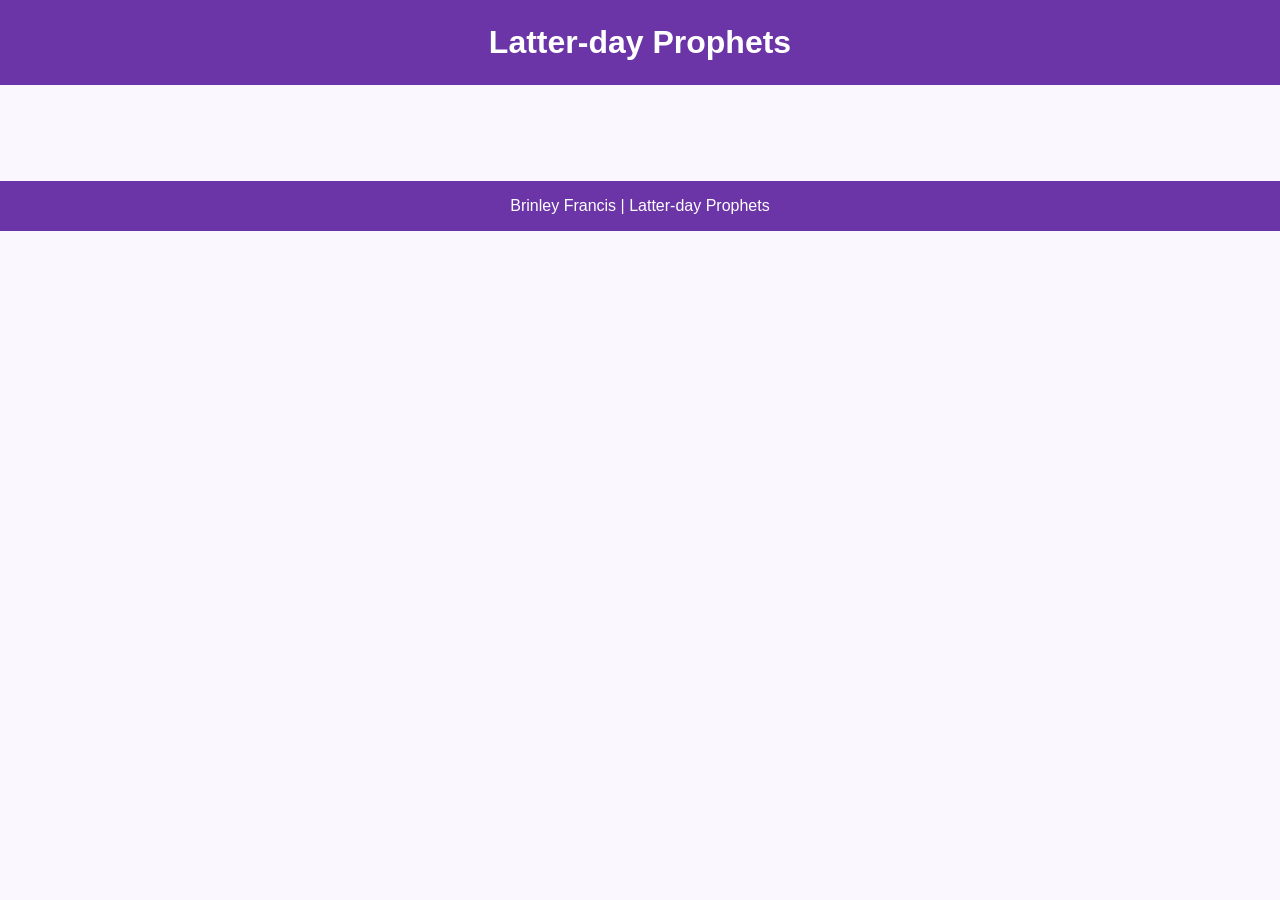
<file: prophets.html>
<!DOCTYPE html>
<html lang="en">
<head>
  <meta charset="UTF-8">
  <meta name="viewport" content="width=device-width, initial-scale=1.0">
  <title>Latter-day Prophets</title>
  <link rel="stylesheet" href="styles/prophets.css">
  <script src="scripts/prophets.js" defer></script>
</head>
<body>
  <header>
    <h1>Latter-day Prophets</h1>
  </header>
  <main>
    <div id="cards"></div>
  </main>
  <footer>
    Brinley Francis | Latter-day Prophets
  </footer>
</body>
</html>
</file>
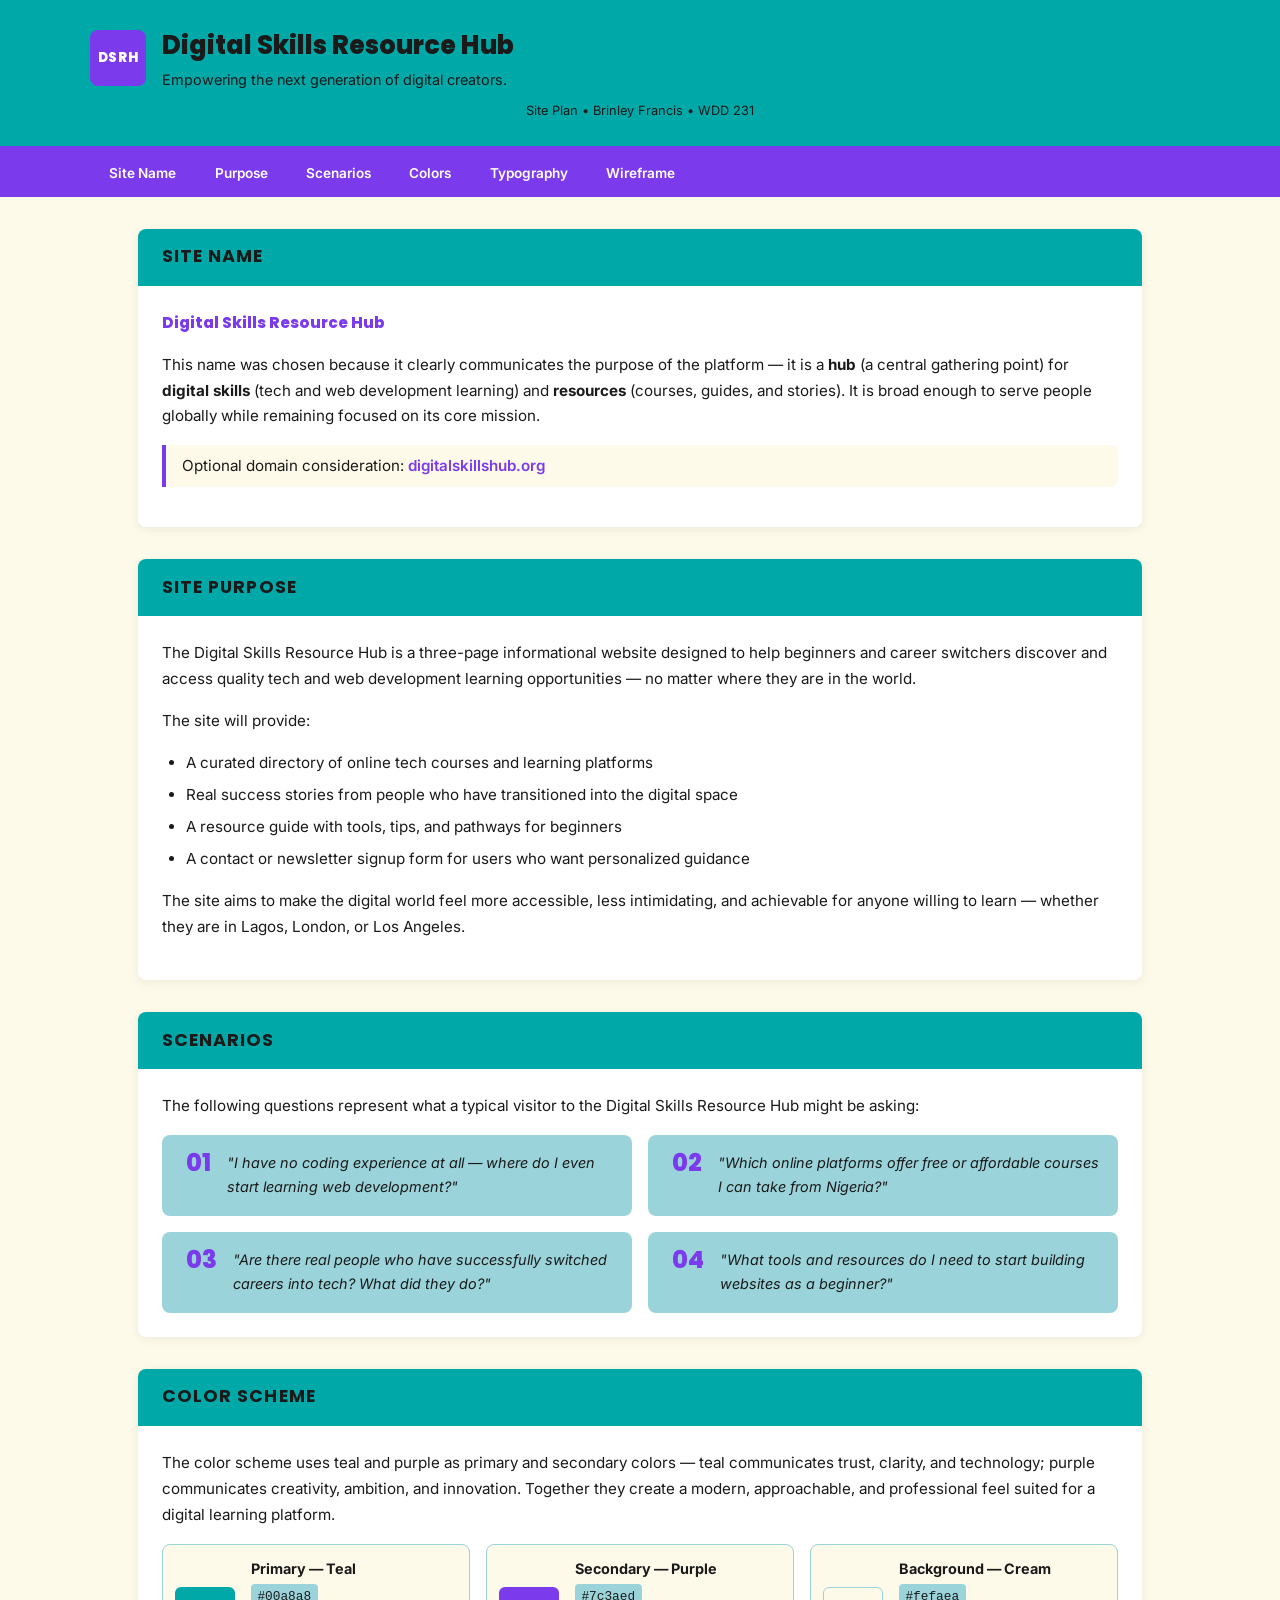
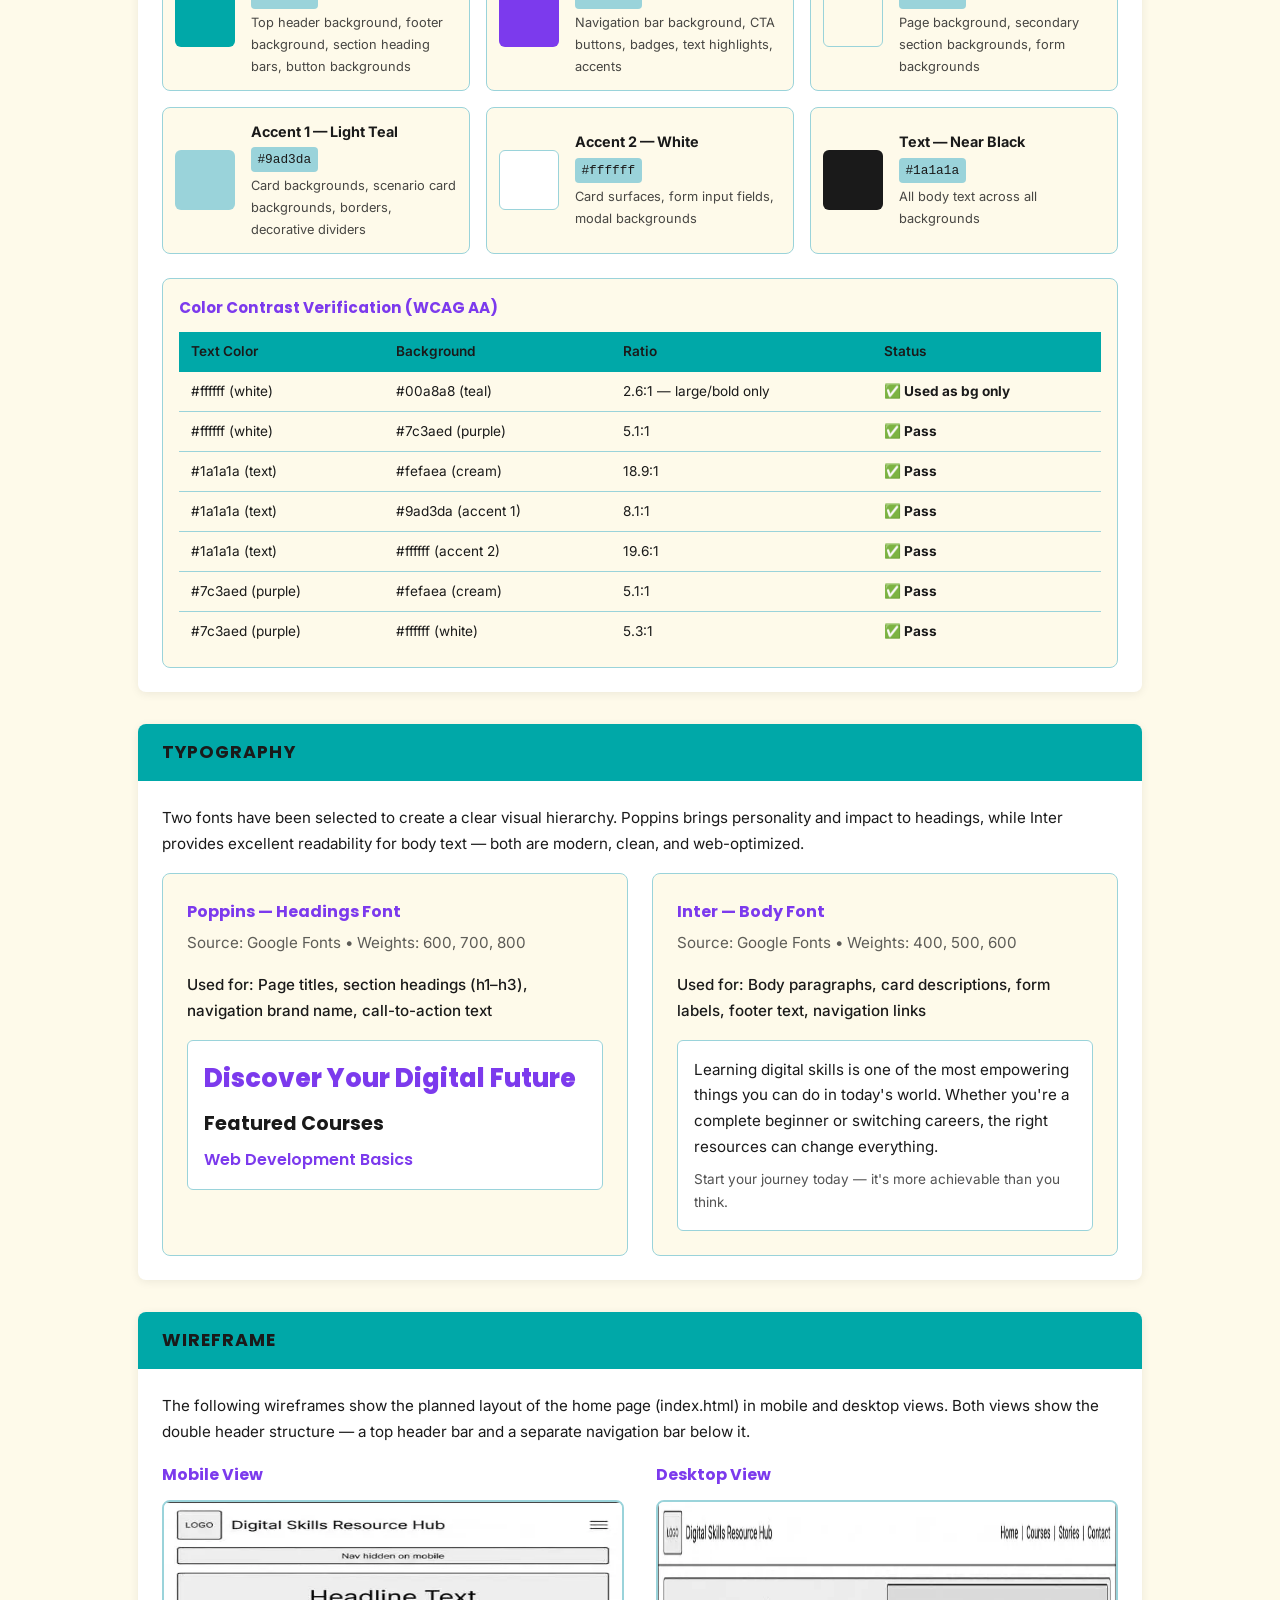
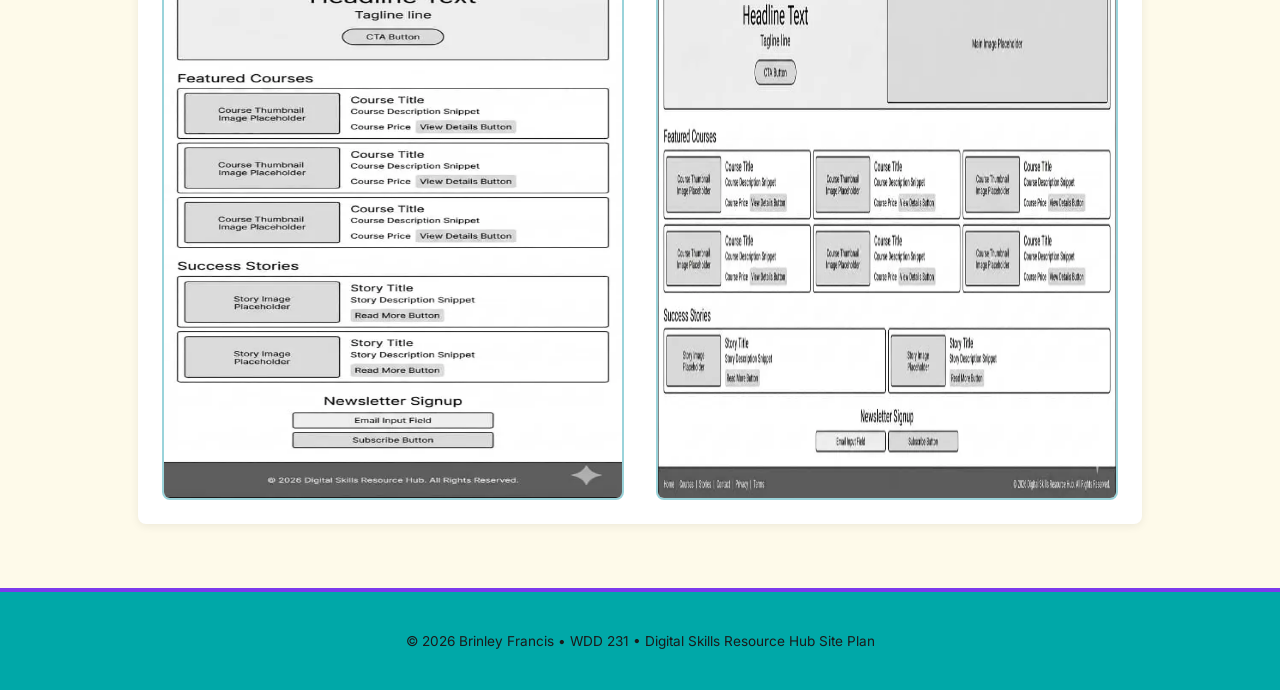
<file: final-project/siteplan.html>
<!DOCTYPE html>
<html lang="en">
<head>
  <meta charset="UTF-8">
  <meta name="viewport" content="width=device-width, initial-scale=1.0">
  <title>Site Plan | Digital Skills Resource Hub</title>
  <meta name="description" content="Site plan for the Digital Skills Resource Hub — a platform helping people discover and access tech and web development learning opportunities globally.">
  <meta name="author" content="Brinley Francis">

  <!-- Google Fonts -->
  <link rel="preconnect" href="https://fonts.googleapis.com">
  <link rel="preconnect" href="https://fonts.gstatic.com" crossorigin>
  <link href="https://fonts.googleapis.com/css2?family=Poppins:wght@400;600;700;800&family=Inter:wght@400;500;600&display=swap" rel="stylesheet">

  <link rel="stylesheet" href="styles/siteplan.css">
</head>
<body>

  <header>
    <div class="header-inner">
      <div class="logo-mark">DSRH</div>
      <div>
        <h1>Digital Skills Resource Hub</h1>
        <p class="tagline">Empowering the next generation of digital creators.</p>
      </div>
    </div>
    <p class="byline">Site Plan &bull; Brinley Francis &bull; WDD 231</p>
  </header>

  <nav class="site-nav">
    <ul>
      <li><a href="#site-name">Site Name</a></li>
      <li><a href="#site-purpose">Purpose</a></li>
      <li><a href="#scenarios">Scenarios</a></li>
      <li><a href="#color-scheme">Colors</a></li>
      <li><a href="#typography">Typography</a></li>
      <li><a href="#wireframe">Wireframe</a></li>
    </ul>
  </nav>

  <main>

    <!-- SITE NAME -->
    <section class="plan-section" id="site-name">
      <h2>Site Name</h2>
      <div class="section-content">
        <p class="site-title-display">Digital Skills Resource Hub</p>
        <p>This name was chosen because it clearly communicates the purpose of the platform — it is a <strong>hub</strong> (a central gathering point) for <strong>digital skills</strong> (tech and web development learning) and <strong>resources</strong> (courses, guides, and stories). It is broad enough to serve people globally while remaining focused on its core mission.</p>
        <p class="domain-note">Optional domain consideration: <span>digitalskillshub.org</span></p>
      </div>
    </section>

    <!-- SITE PURPOSE -->
    <section class="plan-section" id="site-purpose">
      <h2>Site Purpose</h2>
      <div class="section-content">
        <p>The Digital Skills Resource Hub is a three-page informational website designed to help beginners and career switchers discover and access quality tech and web development learning opportunities — no matter where they are in the world.</p>
        <p>The site will provide:</p>
        <ul>
          <li>A curated directory of online tech courses and learning platforms</li>
          <li>Real success stories from people who have transitioned into the digital space</li>
          <li>A resource guide with tools, tips, and pathways for beginners</li>
          <li>A contact or newsletter signup form for users who want personalized guidance</li>
        </ul>
        <p>The site aims to make the digital world feel more accessible, less intimidating, and achievable for anyone willing to learn — whether they are in Lagos, London, or Los Angeles.</p>
      </div>
    </section>

    <!-- SCENARIOS -->
    <section class="plan-section" id="scenarios">
      <h2>Scenarios</h2>
      <div class="section-content">
        <p>The following questions represent what a typical visitor to the Digital Skills Resource Hub might be asking:</p>
        <div class="scenario-grid">
          <div class="scenario-card">
            <span class="scenario-number">01</span>
            <p>"I have no coding experience at all — where do I even start learning web development?"</p>
          </div>
          <div class="scenario-card">
            <span class="scenario-number">02</span>
            <p>"Which online platforms offer free or affordable courses I can take from Nigeria?"</p>
          </div>
          <div class="scenario-card">
            <span class="scenario-number">03</span>
            <p>"Are there real people who have successfully switched careers into tech? What did they do?"</p>
          </div>
          <div class="scenario-card">
            <span class="scenario-number">04</span>
            <p>"What tools and resources do I need to start building websites as a beginner?"</p>
          </div>
        </div>
      </div>
    </section>

    <!-- COLOR SCHEME -->
    <section class="plan-section" id="color-scheme">
      <h2>Color Scheme</h2>
      <div class="section-content">
        <p>The color scheme uses teal and purple as primary and secondary colors — teal communicates trust, clarity, and technology; purple communicates creativity, ambition, and innovation. Together they create a modern, approachable, and professional feel suited for a digital learning platform.</p>
        <div class="color-palette">

          <div class="color-swatch">
            <div class="swatch-box" style="background-color: #00a8a8;"></div>
            <div class="swatch-info">
              <strong>Primary — Teal</strong>
              <code>#00a8a8</code>
              <span>Top header background, footer background, section heading bars, button backgrounds</span>
            </div>
          </div>

          <div class="color-swatch">
            <div class="swatch-box" style="background-color: #7c3aed;"></div>
            <div class="swatch-info">
              <strong>Secondary — Purple</strong>
              <code>#7c3aed</code>
              <span>Navigation bar background, CTA buttons, badges, text highlights, accents</span>
            </div>
          </div>

          <div class="color-swatch">
            <div class="swatch-box" style="background-color: #fefaea; border: 1px solid #9ad3da;"></div>
            <div class="swatch-info">
              <strong>Background — Cream</strong>
              <code>#fefaea</code>
              <span>Page background, secondary section backgrounds, form backgrounds</span>
            </div>
          </div>

          <div class="color-swatch">
            <div class="swatch-box" style="background-color: #9ad3da;"></div>
            <div class="swatch-info">
              <strong>Accent 1 — Light Teal</strong>
              <code>#9ad3da</code>
              <span>Card backgrounds, scenario card backgrounds, borders, decorative dividers</span>
            </div>
          </div>

          <div class="color-swatch">
            <div class="swatch-box" style="background-color: #ffffff; border: 1px solid #9ad3da;"></div>
            <div class="swatch-info">
              <strong>Accent 2 — White</strong>
              <code>#ffffff</code>
              <span>Card surfaces, form input fields, modal backgrounds</span>
            </div>
          </div>

          <div class="color-swatch">
            <div class="swatch-box" style="background-color: #1a1a1a;"></div>
            <div class="swatch-info">
              <strong>Text — Near Black</strong>
              <code>#1a1a1a</code>
              <span>All body text across all backgrounds</span>
            </div>
          </div>

        </div>

        <div class="contrast-note">
          <h3>Color Contrast Verification (WCAG AA)</h3>
          <table class="contrast-table">
            <thead>
              <tr>
                <th>Text Color</th>
                <th>Background</th>
                <th>Ratio</th>
                <th>Status</th>
              </tr>
            </thead>
            <tbody>
              <tr>
                <td>#ffffff (white)</td>
                <td>#00a8a8 (teal)</td>
                <td>2.6:1 — large/bold only</td>
                <td class="pass">✅ Used as bg only</td>
              </tr>
              <tr>
                <td>#ffffff (white)</td>
                <td>#7c3aed (purple)</td>
                <td>5.1:1</td>
                <td class="pass">✅ Pass</td>
              </tr>
              <tr>
                <td>#1a1a1a (text)</td>
                <td>#fefaea (cream)</td>
                <td>18.9:1</td>
                <td class="pass">✅ Pass</td>
              </tr>
              <tr>
                <td>#1a1a1a (text)</td>
                <td>#9ad3da (accent 1)</td>
                <td>8.1:1</td>
                <td class="pass">✅ Pass</td>
              </tr>
              <tr>
                <td>#1a1a1a (text)</td>
                <td>#ffffff (accent 2)</td>
                <td>19.6:1</td>
                <td class="pass">✅ Pass</td>
              </tr>
              <tr>
                <td>#7c3aed (purple)</td>
                <td>#fefaea (cream)</td>
                <td>5.1:1</td>
                <td class="pass">✅ Pass</td>
              </tr>
              <tr>
                <td>#7c3aed (purple)</td>
                <td>#ffffff (white)</td>
                <td>5.3:1</td>
                <td class="pass">✅ Pass</td>
              </tr>
            </tbody>
          </table>
        </div>
      </div>
    </section>

    <!-- TYPOGRAPHY -->
    <section class="plan-section" id="typography">
      <h2>Typography</h2>
      <div class="section-content">
        <p>Two fonts have been selected to create a clear visual hierarchy. Poppins brings personality and impact to headings, while Inter provides excellent readability for body text — both are modern, clean, and web-optimized.</p>

        <div class="font-showcase">
          <div class="font-card">
            <h3>Poppins — Headings Font</h3>
            <p class="font-source">Source: Google Fonts &bull; Weights: 600, 700, 800</p>
            <p class="font-usage">Used for: Page titles, section headings (h1–h3), navigation brand name, call-to-action text</p>
            <div class="font-sample poppins-sample">
              <p class="sample-h1">Discover Your Digital Future</p>
              <p class="sample-h2">Featured Courses</p>
              <p class="sample-h3">Web Development Basics</p>
            </div>
          </div>

          <div class="font-card">
            <h3>Inter — Body Font</h3>
            <p class="font-source">Source: Google Fonts &bull; Weights: 400, 500, 600</p>
            <p class="font-usage">Used for: Body paragraphs, card descriptions, form labels, footer text, navigation links</p>
            <div class="font-sample inter-sample">
              <p class="sample-body">Learning digital skills is one of the most empowering things you can do in today's world. Whether you're a complete beginner or switching careers, the right resources can change everything.</p>
              <p class="sample-small">Start your journey today — it's more achievable than you think.</p>
            </div>
          </div>
        </div>
      </div>
    </section>

    <!-- WIREFRAME -->
    <section class="plan-section" id="wireframe">
      <h2>Wireframe</h2>
      <div class="section-content">
        <p>The following wireframes show the planned layout of the home page (index.html) in mobile and desktop views. Both views show the double header structure — a top header bar and a separate navigation bar below it.</p>

        <div class="wireframe-grid">
          <div class="wireframe-container">
            <h3>Mobile View</h3>
            <img
              src="images/wireframe-mobile.webp"
              alt="Mobile wireframe showing the Digital Skills Resource Hub home page layout including double header, hero section, course cards, success stories, newsletter signup, and footer"
              width="400"
              height="600"
              loading="lazy">
          </div>
          <div class="wireframe-container">
            <h3>Desktop View</h3>
            <img
              src="images/wireframe-desktop.webp"
              alt="Desktop wireframe showing the Digital Skills Resource Hub home page layout including double header with navigation links, two-column hero, course grid, success stories, newsletter signup, and footer"
              width="800"
              height="600"
              loading="lazy">
          </div>
        </div>
      </div>
    </section>

  </main>

  <footer>
    <p>&copy; <span id="year"></span> Brinley Francis &bull; WDD 231 &bull; Digital Skills Resource Hub Site Plan</p>
  </footer>

  <script>
    document.getElementById('year').textContent = new Date().getFullYear();
  </script>

</body>
</html>
</file>
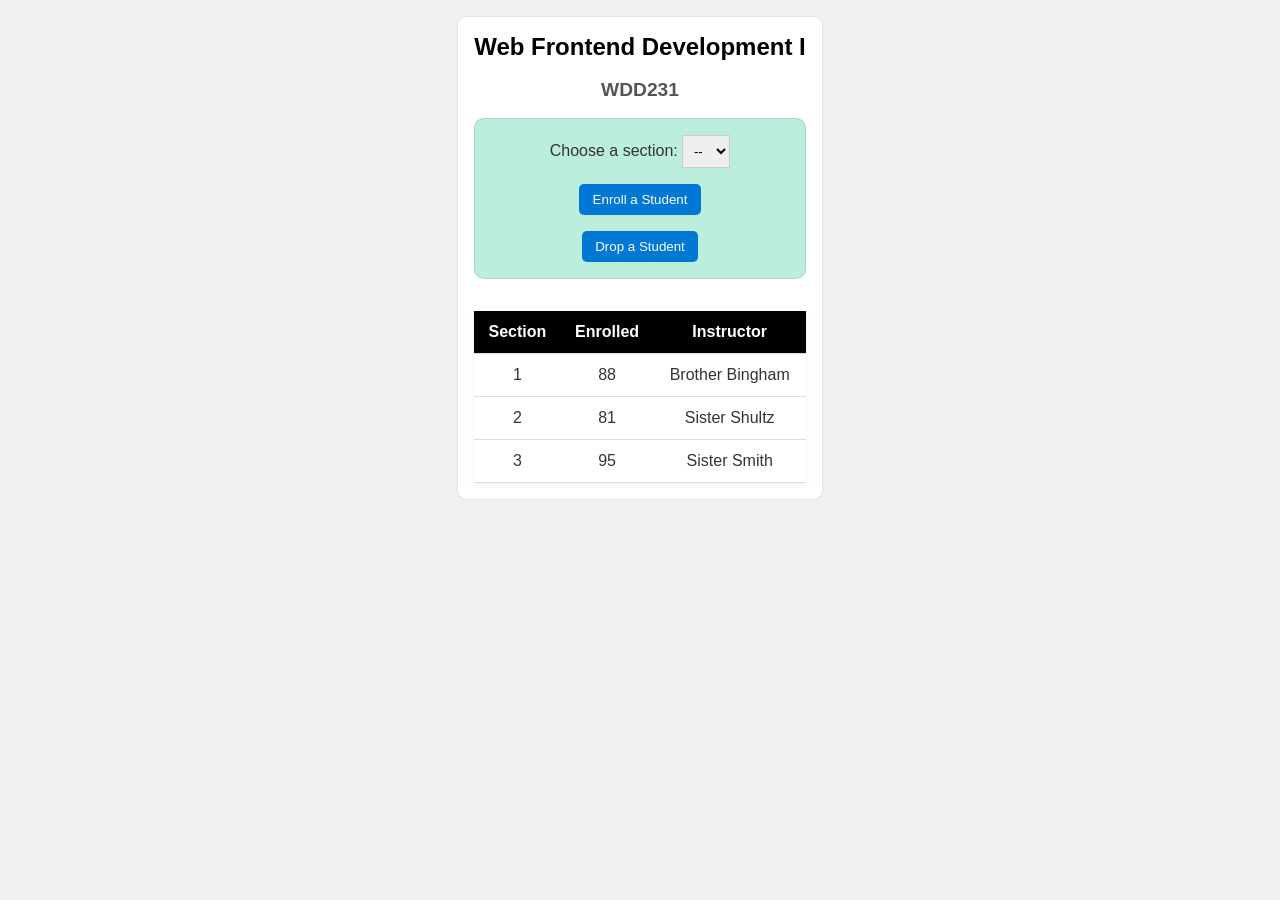
<file: week3/modules.html>
<!DOCTYPE html>
<html lang="en">

<head>
  <meta charset="UTF-8">
  <meta name="viewport" content="width=device-width, initial-scale=1.0">
  <title>Modules Example: Course and Sections</title>
  <link rel="stylesheet" href="styles/modules.css">
  <script type="module" src="scripts/modules.mjs"></script>
</head>

<body>
  <main>
    <h1 id="courseName"></h1>
    <h2 id="courseCode"></h2>

    <div id="enrollment">
      <label for="sectionNumber">Choose a section:</label>
      <select id="sectionNumber">
        <option value="0" disabled selected>--</option>
      </select>
      <button id="enrollStudent">Enroll a Student</button>
      <button id="dropStudent">Drop a Student</button>
    </div>

    <table>
      <thead>
        <tr>
          <th>Section</th>
          <th>Enrolled</th>
          <th>Instructor</th>
        </tr>
      </thead>
      <tbody id="sections"></tbody>
    </table>
  </main>
</body>

</html>
</file>
<file: styles/prophets.css>
* {
  margin: 0;
  padding: 0;
  box-sizing: border-box;
}

body {
  font-family: 'DM Sans', sans-serif;
  background-color: #faf7ff;
  color: #1a1a1a;
}

header {
  background-color: #6b35a8;
  color: white;
  text-align: center;
  padding: 1.5rem;
}

#cards {
  display: grid;
  grid-template-columns: repeat(auto-fit, minmax(200px, 1fr));
  gap: 1.5rem;
  padding: 2rem;
}

section {
  background-color: white;
  border-radius: 8px;
  box-shadow: 0 2px 8px rgba(0,0,0,0.1);
  overflow: hidden;
  text-align: center;
  padding-bottom: 1rem;
}

section h2 {
  background-color: #6b35a8;
  color: white;
  padding: 0.75rem;
  font-size: 1rem;
}

section img {
  width: 100%;
  height: auto;
}

section p {
  padding: 0.3rem 1rem;
  font-size: 0.85rem;
  color: #555;
}

footer {
  background-color: #6b35a8;
  color: white;
  text-align: center;
  padding: 1rem;
  margin-top: 2rem;
}
</file>
<file: final-project/styles/siteplan.css>
/* =============================================
   siteplan.css - Digital Skills Resource Hub
   Site Plan Document Styles
   WDD 231 | Brinley Francis
   ============================================= */

:root {
  --primary:    #00a8a8;   /* Teal — top header, footer, section heading bars, button backgrounds */
  --secondary:  #7c3aed;   /* Purple — navigation bar, CTAs, badges, text highlights */
  --bg:         #fefaea;   /* Cream — page background, secondary sections, form backgrounds */
  --accent-1:   #9ad3da;   /* Light Teal — cards, scenario backgrounds, borders */
  --accent-2:   #ffffff;   /* White — card surfaces, form inputs, modals */
  --text:       #1a1a1a;   /* Near Black — all body text */
  --radius:     8px;
}

* {
  box-sizing: border-box;
}

body {
  font-family: 'Inter', sans-serif;
  background-color: var(--bg);
  color: var(--text);
  font-size: 1rem;
  line-height: 1.7;
  margin: 0;
  padding: 0;
}

/* ── TOP HEADER ── */
header {
  background-color: var(--primary);
  color: var(--accent-2);
  padding: 1.5rem 2rem;
  border-bottom: 4px solid var(--secondary);
}

.header-inner {
  display: flex;
  align-items: center;
  gap: 1rem;
  max-width: 1100px;
  margin: 0 auto;
}

.logo-mark {
  width: 56px;
  height: 56px;
  background-color: var(--secondary);
  color: var(--accent-2);
  display: flex;
  align-items: center;
  justify-content: center;
  font-family: 'Poppins', sans-serif;
  font-weight: 800;
  font-size: 0.85rem;
  border-radius: var(--radius);
  flex-shrink: 0;
  letter-spacing: 0.05em;
}

header h1 {
  font-family: 'Poppins', sans-serif;
  font-size: 1.6rem;
  font-weight: 800;
  margin: 0;
  color: var(--text);
}

.tagline {
  font-size: 0.9rem;
  margin: 0;
  color: var(--text);
}

.byline {
  text-align: center;
  font-size: 0.8rem;
  color: var(--text);
  margin: 0.5rem auto 0;
  max-width: 1100px;
}

/* ── NAVIGATION HEADER ── */
.site-nav {
  background-color: var(--secondary);
  padding: 0 2rem;
}

.site-nav ul {
  list-style: none;
  padding: 0;
  margin: 0 auto;
  max-width: 1100px;
  display: flex;
  flex-wrap: wrap;
  gap: 0;
}

.site-nav ul li a {
  display: block;
  padding: 0.75rem 1.2rem;
  color: var(--accent-2);
  text-decoration: none;
  font-size: 0.85rem;
  font-weight: 600;
  transition: background-color 0.2s;
}

.site-nav ul li a:hover {
  background-color: rgba(255, 255, 255, 0.15);
}

/* ── MAIN ── */
main {
  max-width: 1100px;
  margin: 0 auto;
  padding: 2rem 1rem;
  display: flex;
  flex-direction: column;
  gap: 2rem;
}

/* ── PLAN SECTIONS ── */
.plan-section {
  background-color: var(--accent-2);
  border-radius: var(--radius);
  overflow: hidden;
  box-shadow: 0 2px 10px rgba(0, 0, 0, 0.07);
}

.plan-section h2 {
  background-color: var(--primary);
  color: var(--text);
  font-family: 'Poppins', sans-serif;
  font-size: 1.1rem;
  font-weight: 700;
  padding: 0.85rem 1.5rem;
  margin: 0;
  text-transform: uppercase;
  letter-spacing: 0.06em;
}

.section-content {
  padding: 1.5rem;
}

.section-content p {
  margin: 0 0 1rem;
  font-size: 0.95rem;
}

.section-content ul {
  padding-left: 1.5rem;
  margin: 0 0 1rem;
}

.section-content ul li {
  font-size: 0.95rem;
  margin-bottom: 0.4rem;
}

/* ── SITE NAME ── */
.site-title-display {
  font-family: 'Poppins', sans-serif;
  font-size: 1.8rem;
  font-weight: 800;
  color: var(--secondary);
  margin: 0 0 1rem;
}

.domain-note {
  background-color: var(--bg);
  border-left: 4px solid var(--secondary);
  padding: 0.5rem 1rem;
  border-radius: 0 var(--radius) var(--radius) 0;
  font-size: 0.85rem;
}

.domain-note span {
  font-weight: 600;
  color: var(--secondary);
}

/* ── SCENARIOS ── */
.scenario-grid {
  display: grid;
  grid-template-columns: 1fr;
  gap: 1rem;
  margin-top: 1rem;
}

.scenario-card {
  background-color: var(--accent-1);
  border-radius: var(--radius);
  padding: 1rem 1rem 1rem 1.5rem;
  display: flex;
  align-items: flex-start;
  gap: 1rem;
}

.scenario-number {
  font-family: 'Poppins', sans-serif;
  font-size: 1.5rem;
  font-weight: 800;
  color: var(--secondary);
  flex-shrink: 0;
  line-height: 1;
}

.scenario-card p {
  margin: 0;
  font-size: 0.9rem;
  font-style: italic;
  color: var(--text);
}

/* ── COLOR PALETTE ── */
.color-palette {
  display: grid;
  grid-template-columns: 1fr;
  gap: 1rem;
  margin: 1rem 0;
}

.color-swatch {
  display: flex;
  align-items: center;
  gap: 1rem;
  background-color: var(--bg);
  border-radius: var(--radius);
  padding: 0.75rem;
  border: 1px solid var(--accent-1);
}

.swatch-box {
  width: 60px;
  height: 60px;
  border-radius: 6px;
  flex-shrink: 0;
}

.swatch-info {
  display: flex;
  flex-direction: column;
  gap: 0.2rem;
}

.swatch-info strong {
  font-size: 0.9rem;
  color: var(--text);
}

.swatch-info code {
  font-size: 0.8rem;
  background-color: var(--accent-1);
  padding: 0.1rem 0.4rem;
  border-radius: 4px;
  color: var(--text);
  width: fit-content;
}

.swatch-info span {
  font-size: 0.8rem;
  color: var(--text);
  opacity: 0.8;
}

/* ── CONTRAST TABLE ── */
.contrast-note {
  margin-top: 1.5rem;
  background-color: var(--bg);
  border-radius: var(--radius);
  padding: 1rem;
  border: 1px solid var(--accent-1);
}

.contrast-note h3 {
  font-family: 'Poppins', sans-serif;
  font-size: 0.95rem;
  font-weight: 700;
  color: var(--secondary);
  margin: 0 0 0.75rem;
}

.contrast-table {
  width: 100%;
  border-collapse: collapse;
  font-size: 0.85rem;
}

.contrast-table th {
  background-color: var(--primary);
  color: var(--text);
  padding: 0.5rem 0.75rem;
  text-align: left;
  font-weight: 600;
}

.contrast-table td {
  padding: 0.5rem 0.75rem;
  border-bottom: 1px solid var(--accent-1);
  color: var(--text);
}

.contrast-table tr:last-child td {
  border-bottom: none;
}

.pass {
  color: #276749;
  font-weight: 700;
}

/* ── TYPOGRAPHY ── */
.font-showcase {
  display: flex;
  flex-direction: column;
  gap: 1.5rem;
  margin-top: 1rem;
}

.font-card {
  background-color: var(--bg);
  border-radius: var(--radius);
  padding: 1.5rem;
  border: 1px solid var(--accent-1);
}

.font-card h3 {
  font-family: 'Poppins', sans-serif;
  font-size: 1rem;
  font-weight: 700;
  color: var(--secondary);
  margin: 0 0 0.3rem;
}

.font-source {
  font-size: 0.8rem;
  color: var(--text);
  opacity: 0.7;
  margin: 0 0 0.3rem;
}

.font-usage {
  font-size: 0.85rem;
  color: var(--text);
  margin: 0 0 1rem;
  font-weight: 500;
}

.font-sample {
  background-color: var(--accent-2);
  border-radius: 6px;
  padding: 1rem;
  border: 1px solid var(--accent-1);
}

.poppins-sample .sample-h1 {
  font-family: 'Poppins', sans-serif;
  font-size: 1.6rem;
  font-weight: 800;
  color: var(--secondary);
  margin: 0 0 0.5rem;
}

.poppins-sample .sample-h2 {
  font-family: 'Poppins', sans-serif;
  font-size: 1.2rem;
  font-weight: 700;
  color: var(--text);
  margin: 0 0 0.3rem;
}

.poppins-sample .sample-h3 {
  font-family: 'Poppins', sans-serif;
  font-size: 1rem;
  font-weight: 600;
  color: var(--secondary);
  margin: 0;
}

.inter-sample .sample-body {
  font-family: 'Inter', sans-serif;
  font-size: 0.95rem;
  color: var(--text);
  margin: 0 0 0.5rem;
}

.inter-sample .sample-small {
  font-family: 'Inter', sans-serif;
  font-size: 0.85rem;
  color: var(--text);
  opacity: 0.75;
  margin: 0;
}

/* ── WIREFRAME ── */
.wireframe-grid {
  display: flex;
  flex-direction: column;
  gap: 2rem;
  margin-top: 1rem;
  align-items: stretch;
}

.wireframe-container h3 {
  font-family: 'Poppins', sans-serif;
  font-size: 1rem;
  font-weight: 700;
  color: var(--secondary);
  margin: 0 0 0.75rem;
}

.wireframe-container img {
  width: 100%;
  min-height: auto;
  object-position: top;
  border-radius: var(--radius);
  border: 2px solid var(--accent-1);
  display: block;
}

/* ── FOOTER ── */
footer {
  background-color: var(--primary);
  color: var(--text);
  text-align: center;
  padding: 1.5rem 1rem;
  margin-top: 2rem;
  font-size: 0.85rem;
  border-top: 4px solid var(--secondary);
}

/* ── RESPONSIVE ── */
@media (min-width: 700px) {

  main {
    padding: 2rem;
  }

  .scenario-grid {
    grid-template-columns: 1fr 1fr;
  }

  .color-palette {
    grid-template-columns: 1fr 1fr;
  }

  .font-showcase {
    flex-direction: row;
  }

  .font-card {
    flex: 1;
  }

  .wireframe-grid {
    flex-direction: row;
    align-items: flex-start;
  }

  .wireframe-container {
    flex: 1;
  }

}

@media (min-width: 1024px) {

  main {
    padding: 2rem 3rem;
  }

  .color-palette {
    grid-template-columns: repeat(3, 1fr);
  }

}
</file>
<file: week3/styles/modules.css>
* {
  margin: 0;
  padding: 0;
  box-sizing: border-box;
}

body {
  font-family: Arial, sans-serif;
  background-color: #f0f0f0;
}

main {
  padding: 1rem;
  background-color: #fff;
  color: #333;
  width: fit-content;
  margin: 1rem auto;
  border: 1px solid rgb(0 0 0 / 10%);
  border-radius: 10px;
}

h1 {
  font-size: 1.5rem;
  color: #000;
}

h2 {
  font-size: 1.2rem;
  color: #555;
}

h1,
h2 {
  text-align: center;
  margin-bottom: 1.1rem;
}

form p {
  margin: .5rem;
  font-weight: bold;
}

#enrollment {
  padding: 1rem 1rem 0 1rem;
  border: 1px solid rgb(0 0 0 / 10%);
  border-radius: 10px;
  background-color: #bed;
  text-align: center;
}

select {
  padding: 0.5em;
  border: 1px solid #ccc;
  width: 3rem;
}

button {
  display: block;
  margin: 1rem auto;
  padding: 0.6em 1em;
  border: none;
  border-radius: 5px;
  background-color: #0078d4;
  color: white;
  cursor: pointer;
}

button:hover {
  background-color: #005fa3;
}

table {
  margin-top: 2rem;
  width: 100%;
  border-collapse: collapse;
  background-color: white;
  box-shadow: 0 2px 6px rgb(0 0 0 / 5%);
}

th,
td {
  padding: 0.75rem;
  text-align: center;
  border-bottom: 1px solid #ddd;
}

th {
  background-color: #000;
  color: white;
  font-weight: bold;
}

tr:hover {
  background-color: #bbb;
}
</file>
